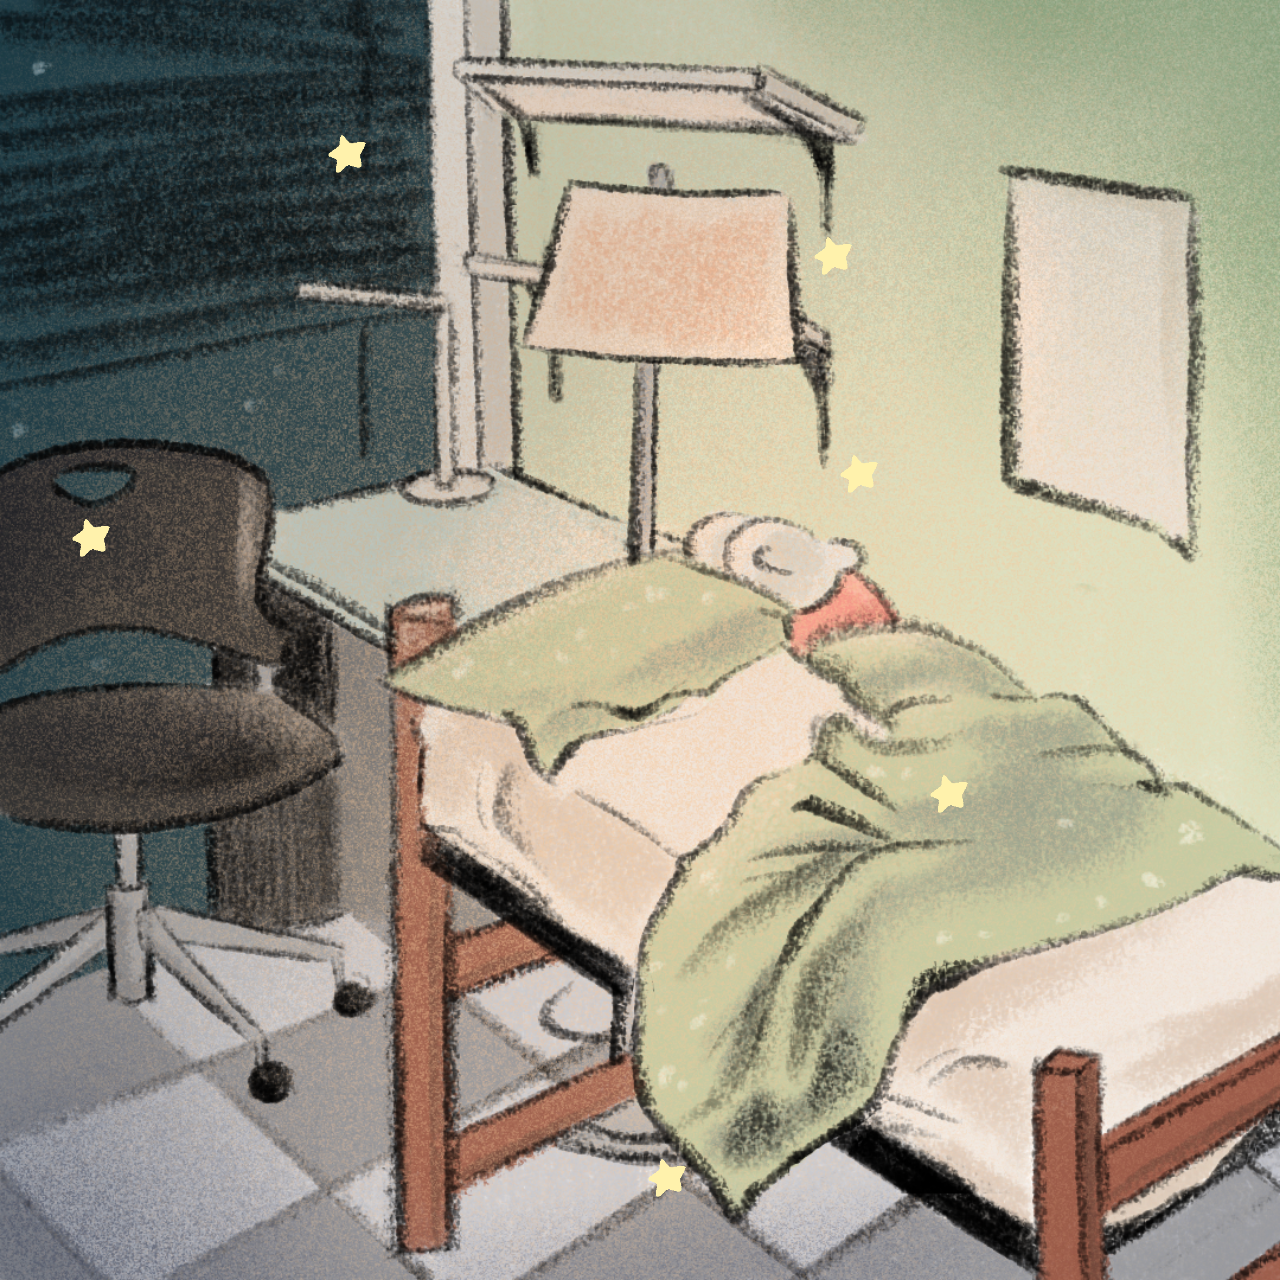
<file: bedroom.html>
<!doctype html>
<html lang="en">
  <head>
    <meta charset="UTF-8" />
    <meta name="viewport" content="width=device-width, initial-scale=1.0" />
    <link rel="stylesheet" href="style.css" />
    <title>Bedroom</title>
  </head>
  <body>
    <div class="bedroom">
      <img src="images/bedroom.png" alt="" />

      <div class="star-container" id="container8">
        <input type="checkbox" id="toggle8" />
        <label for="toggle8" class="star-anim"></label>
        <div class="message" id="message8">goodnight chair</div>
      </div>

      <div class="star-container" id="container9">
        <input type="checkbox" id="toggle9" />
        <label for="toggle9" class="star-anim"></label>
        <div class="message" id="message9">goodnight desk</div>
      </div>

      <div class="star-container" id="container10">
        <input type="checkbox" id="toggle10" />
        <label for="toggle10" class="star-anim"></label>
        <div class="message" id="message10">goodnight soft green blanket</div>
      </div>

      <div class="star-container" id="container11">
        <input type="checkbox" id="toggle11" />
        <label for="toggle11" class="star-anim"></label>
        <div class="message" id="message11">goodnight yellow lamp</div>
      </div>

      <div class="star-container" id="container12">
        <input type="checkbox" id="toggle12" />
        <label for="toggle12" class="star-anim"></label>
        <div class="message" id="message12">goodnight plushies</div>
      </div>

      <div class="star-container" id="container13">
        <a class="star-anim" href="window.html" id="link"></a>
      </div>
    </div>
  </body>
</html>
</file>
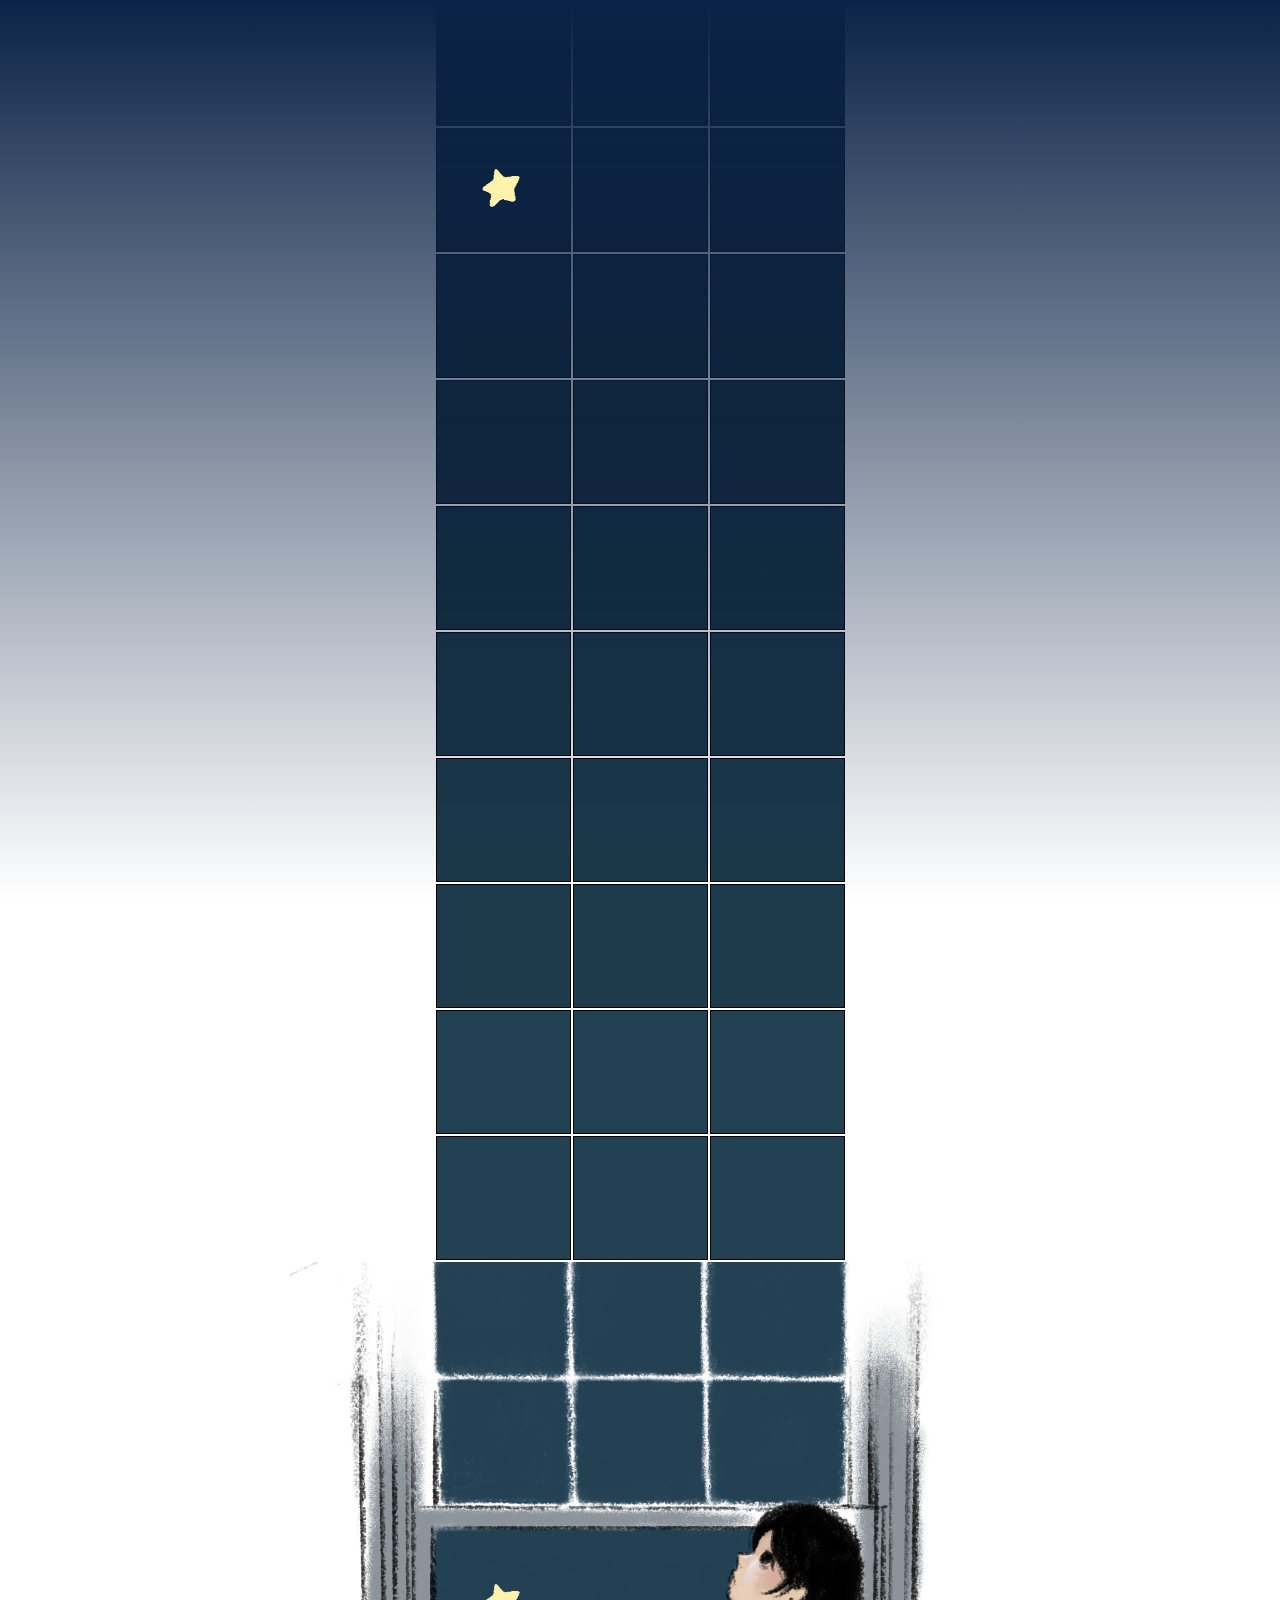
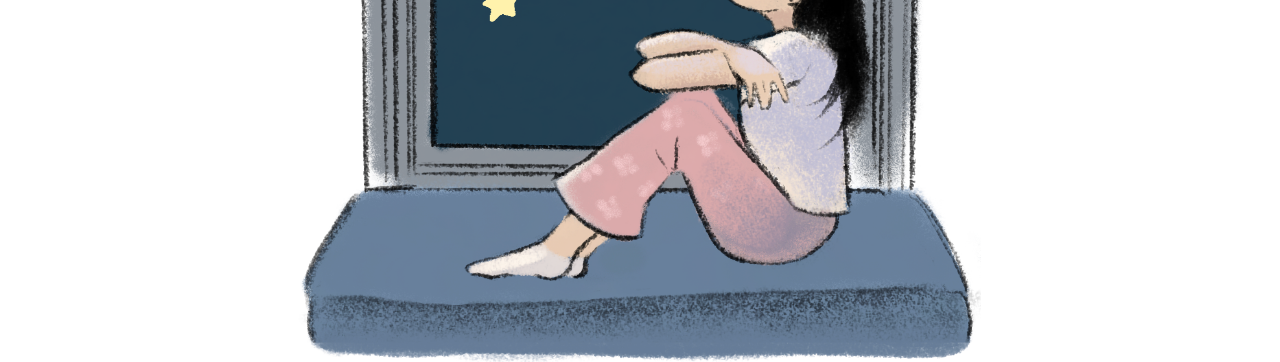
<file: window.html>
<!doctype html>
<html lang="en">
  <head>
    <meta charset="UTF-8" />
    <meta name="viewport" content="width=device-width, initial-scale=1.0" />
    <link rel="stylesheet" href="style.css" />
    <title>Window</title>
  </head>
  <body>
    <div id="container">
      <div id="window-ext">
        <table id="styledtable">
          <tr>
            <td></td>
            <td></td>
            <td></td>
          </tr>
          <tr>
            <td></td>
            <td></td>
            <td></td>
          </tr>
          <tr>
            <td></td>
            <td></td>
            <td></td>
          </tr>
          <tr>
            <td></td>
            <td></td>
            <td></td>
          </tr>
          <tr>
            <td></td>
            <td></td>
            <td></td>
          </tr>
          <tr>
            <td></td>
            <td></td>
            <td></td>
          </tr>
          <tr>
            <td></td>
            <td></td>
            <td></td>
          </tr>
          <tr>
            <td></td>
            <td></td>
            <td></td>
          </tr>
          <tr>
            <td></td>
            <td></td>
            <td></td>
          </tr>
          <tr>
            <td></td>
            <td></td>
            <td></td>
          </tr>
        </table>
      </div>
    </div>

    <div class="window">
      <img src="images/window.png" alt="" />

      <div class="star-container" id="container14">
        <input type="checkbox" id="toggle14" />
        <label for="toggle14" class="star-anim"></label>
        <div class="message" id="message14">
          don't fear, the night is temporary
        </div>
      </div>

      <div id="overlay"></div>
    </div>

    <div class="star-container" id="container15">
      <a
        class="star-anim"
        href="https://dumrong1.github.io/s1fp/index.html"
      ></a>
    </div>
  </body>
</html>
</file>
<file: style.css>
body {
  margin: 0px;
  padding: 0px;
}

.sky {
  width: 100vw;
  height: 100vh;

  background-image: url("images/spritesheet-2.png");
  background-size: 1400vw 100vh;
  background-position: 0 0;

  position: relative;
  animation: sky-anim 1000ms steps(14) infinite;
  animation-play-state: paused;
}

.sky:hover {
  cursor: wait;
  animation: sky-anim 1000ms steps(14) infinite;
  animation-play-state: running; 
}

@keyframes sky-anim {
    from {
        background-position: 0 0;
    }
    to {
        background-position: -1400vw 0;
    }
}

.star {
  position: absolute;
  width: 6px;
  height: 6px;
  background: #faf5be;
  border-radius: 50%;
  animation-duration: 3s;
  animation-name: blinking_stars;
  animation-iteration-count: infinite;
}

.star:nth-child(1) { top: 10%; left: 30%; animation-delay: 0s; }
.star:nth-child(2) { top: 17%; left: 49%; animation-delay: 1s; }
.star:nth-child(3) { top: 23%; left: 20%; animation-delay: 0.5s; }
.star:nth-child(4) { top: 28%; left: 38%; animation-delay: 1.5s; }
.star:nth-child(5) { top: 30%; left: 15%; animation-delay: 0.3s; }
.star:nth-child(6) { top: 32%; left: 56%; animation-delay: 0s; }
.star:nth-child(7) { top: 38%; left: 28%; animation-delay: 1s; }
.star:nth-child(8) { top: 44%; left: 44%; animation-delay: 0.5s; }
.star:nth-child(9) { top: 49%; left: 17%; animation-delay: 1.5s; }
.star:nth-child(10) { top: 56%; left: 60%; animation-delay: 0.3s; }
.star:nth-child(11) { top: 59%; left: 72%; animation-delay: 0s; }
.star:nth-child(12) { top: 67%; left: 69%; animation-delay: 1s; }
.star:nth-child(13) { top: 69%; left: 67%; animation-delay: 0.5s; }
.star:nth-child(14) { top: 72%; left: 59%; animation-delay: 1.5s; }
.star:nth-child(15) { top: 79%; left: 88%; animation-delay: 0.3s; }
.star:nth-child(16) { top: 86%; left: 97%; animation-delay: 0s; }
.star:nth-child(17) { top: 88%; left: 90%; animation-delay: 1s; }
.star:nth-child(18) { top: 90%; left: 86%; animation-delay: 0.5s; }
.star:nth-child(19) { top: 95%; left: 79%; animation-delay: 1.5s; }
.star:nth-child(20) { top: 97%; left: 75%; animation-delay: 0.3s; }
.star:nth-child(21) { top: 10%; left: 87%; animation-delay: 0s; }
.star:nth-child(22) { top: 17%; left: 80%; animation-delay: 1s; }
.star:nth-child(23) { top: 23%; left: 90%; animation-delay: 0.5s; }
.star:nth-child(24) { top: 28%; left: 75%; animation-delay: 1.5s; }
.star:nth-child(25) { top: 30%; left: 90%; animation-delay: 0.3s; }
.star:nth-child(26) { top: 32%; left: 67%; animation-delay: 0s; }
.star:nth-child(27) { top: 38%; left: 92%; animation-delay: 1s; }
.star:nth-child(28) { top: 44%; left: 44%; animation-delay: 0.5s; }
.star:nth-child(29) { top: 49%; left: 45%; animation-delay: 1.5s; }
.star:nth-child(30) { top: 56%; left: 43%; animation-delay: 0.3s; }
.star:nth-child(31) { top: 59%; left: 24%; animation-delay: 0s; }
.star:nth-child(32) { top: 67%; left: 22%; animation-delay: 1s; }
.star:nth-child(33) { top: 69%; left: 20%; animation-delay: 0.5s; }
.star:nth-child(34) { top: 72%; left: 23%; animation-delay: 1.5s; }
.star:nth-child(35) { top: 79%; left: 30%; animation-delay: 0.3s; }
.star:nth-child(36) { top: 86%; left: 28%; animation-delay: 0s; }
.star:nth-child(37) { top: 88%; left: 11%; animation-delay: 1s; }
.star:nth-child(38) { top: 90%; left: 10%; animation-delay: 0.5s; }
.star:nth-child(39) { top: 95%; left: 40%; animation-delay: 1.5s; }
.star:nth-child(40) { top: 97%; left: 15%; animation-delay: 0.3s; }

@keyframes blinking_stars {
    0%, 100% { opacity: 0.2; }
    50% { opacity: 1; }
}

#goodnight {
    width: 100px;
    height: 50px;
    font-family: 'Chalkduster', fantasy;
    font-size: 15px;
    text-align: center;
    color: white;
    opacity: 0;
    transition: opacity 0.5s ease;
    position: absolute;
    left: 50%;
    top: 42%;
    transform: translate(-50%, -50%);
    text-decoration: none;
}

#goodnight:hover {
    color: white;
    opacity: 1;
    text-decoration: none;
    transition: opacity 0.5s ease;
}

#goodnight:visited {
  color: white;     
}

.livingroom {
  position: relative;
}

.livingroom img {
  width: 100%;
  height: auto;
  display: block;
}

.star-anim {
  width: 50px;
  height: 50px;

  background-image: url("images/spritesheet-3.png");
  background-size: 400px 50px;
  background-position: 0 0;

  animation: twinkle-star 250ms steps(8) infinite alternate;
  animation-play-state: paused; 
}

.star-anim:hover {
  cursor: wait;
  animation: twinkle-star 250ms steps(8) infinite alternate;
  animation-play-state: running; 
}

@keyframes twinkle-star {
    from {
        background-position: 0 0;
    }
    to {
        background-position: -400px 0;
    }
}

#toggle1 {
  display: none;
}

#toggle1:checked ~ #message1 {
  opacity: 1;
}

#toggle2 {
  display: none;
}

#toggle2:checked ~ #message2 {
  opacity: 1;
}

#toggle3 {
  display: none;
}

#toggle3:checked ~ #message3 {
  opacity: 1;
}

#toggle4 {
  display: none;
}

#toggle4:checked ~ #message4 {
  opacity: 1;
}

#toggle5 {
  display: none;
}

#toggle5:checked ~ #message5 {
  opacity: 1;
}

#toggle6 {
  display: none;
}

#toggle6:checked ~ #message6 {
  opacity: 1;
}

#toggle8 {
  display: none;
}

#toggle8:checked ~ #message8 {
  opacity: 1;
}

#toggle9 {
  display: none;
}

#toggle9:checked ~ #message9 {
  opacity: 1;
}

#toggle10 {
  display: none;
}

#toggle10:checked ~ #message10 {
  opacity: 1;
}

#toggle11 {
  display: none;
}

#toggle11:checked ~ #message11 {
  opacity: 1;
}

#toggle12 {
  display: none;
}

#toggle12:checked ~ #message12 {
  opacity: 1;
}

#toggle14 {
  display: none;
}

#toggle14:checked ~ #message14 {
  opacity: 1;
}

.star-container{
  width: 150px;
  height: 100px;
  position: absolute;       
  display: flex;
  gap: 10px;
}

.star-anim{
  flex: 0 0 50px;
}

.message {       
  flex: 1;
  opacity: 0;
  transition: opacity 0.3s ease;
  font-family: 'Chalkduster', fantasy;
  font-size: 15px;
  color: white;
}

#container1 {
  top: 50%;      
  left: 5%;  
}

#container2 {
  top: 8%;      
  left: 25%;  
}

#container3 {
  top: 20%;      
  left: 8%;  
}

#container4 {
  top: 10%;      
  left: 48%;  
}

#container5 {
  top: 35%;      
  left: 65%;  
}

#container6 {
  top: 55%;      
  left: 78%;  
}

#container7 {
  width: 50px;
  height: 50px;
  top: 90%;      
  left: 50%;  
}

#container8 {
  top: 40%;      
  left: 5%;  
}

#container9 {
  top: 10%;      
  left: 25%;  
}

#container10 {
  top: 60%;      
  left: 72%;  
}

#container11 {
  top: 18%;      
  left: 63%;  
}

#container12 {
  top: 35%;        
  left: 65%;  
}

#container13 {
  width: 50px;
  height: 50px;
  top: 90%;      
  left: 50%;  
}

#container14 {
  width: 250px;
  top: 45%;      
  left: 37%;  

  z-index: 100;
}

#container15 {
  width: 50px;
  height: 50px;
  top: 18%;      
  left: 37%;  
}

.bedroom {
  position: relative;
}

.bedroom img {
  width: 100%;
  height: auto;
  display: block;
}

.window{
  display: flex;
  height: 700px;
  width: 100%;  
  position: relative;
}

.window img {
  width: 700px;
  height: 700px;
  margin: 0 auto;
}

#styledtable td {
  border: 1px solid #000000;
  width: 131px;
  height: 120px;
}

#styledtable tr:nth-child(1) td {
  background-color: #0c1b23;
}
#styledtable tr:nth-child(2) td {
  background-color: #0f202a;
}
#styledtable tr:nth-child(3) td {
  background-color: #112530;
}
#styledtable tr:nth-child(4) td {
  background-color: #132834;
}
#styledtable tr:nth-child(5) td {
  background-color: #162f3c;
}
#styledtable tr:nth-child(6) td {
  background-color: #193443;
}
#styledtable tr:nth-child(7) td {
  background-color: #1c3949;
}
#styledtable tr:nth-child(8) td {
  background-color: #1e3b4c;
}
#styledtable tr:nth-child(9) td {
  background-color: #224153;
}
#styledtable tr:nth-child(10) td {
  background-color: #224153;
}

.window-ext {
  display: flex;
  height: 100vh;
}

#styledtable {
  margin: auto;
}

#overlay {
  position: fixed;  
  top: 0;
  left: 0;
  width: 100vw;
  height: 100vh;

  background: linear-gradient(to bottom, rgb(12, 35, 71), rgba(135, 146, 235, 0)); 
}
</file>
